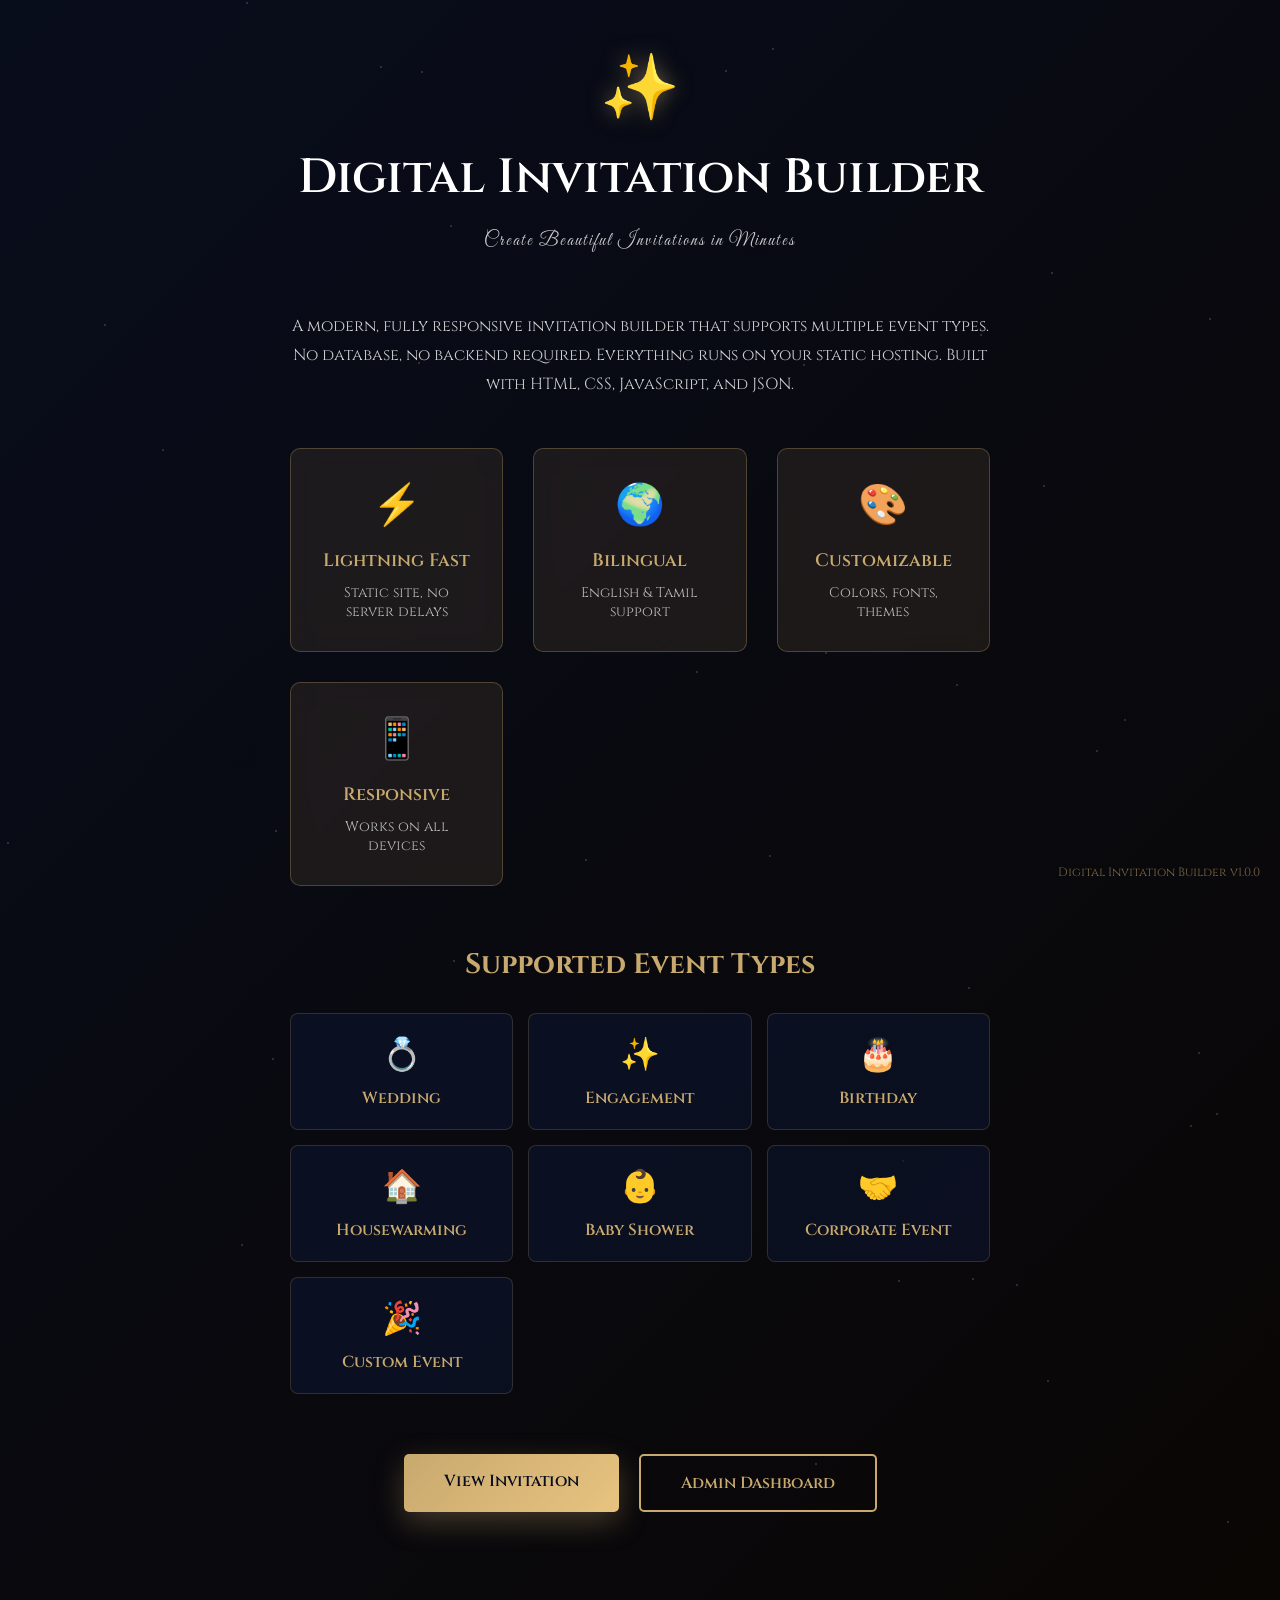
<file: index.html>
<!DOCTYPE html>
<html lang="en">
<head>
  <meta charset="UTF-8">
  <meta name="viewport" content="width=device-width, initial-scale=1.0">
  <title>Digital Invitation Builder</title>
  
  <link href="https://fonts.googleapis.com/css2?family=Playfair+Display:ital,wght@0,400;0,600;0,700;1,400;1,600&family=Great+Vibes&family=Cinzel:wght@400;500;600&display=swap" rel="stylesheet">
  
  <style>
    :root {
      --primary: #C8A96E;
      --secondary: #D4849A;
      --dark: #080D1C;
      --light: #f5f5f5;
    }

    * {
      margin: 0;
      padding: 0;
      box-sizing: border-box;
    }

    body {
      font-family: 'Cinzel', serif;
      background: linear-gradient(135deg, var(--dark), #0a0604);
      color: #fff;
      min-height: 100vh;
      display: flex;
      align-items: center;
      justify-content: center;
      overflow: hidden;
      position: relative;
    }

    /* Animated background */
    .particles {
      position: absolute;
      width: 100%;
      height: 100%;
      top: 0;
      left: 0;
      overflow: hidden;
      pointer-events: none;
    }

    .particle {
      position: absolute;
      width: 2px;
      height: 2px;
      background: var(--primary);
      border-radius: 50%;
      opacity: 0.3;
      animation: float 20s linear infinite;
    }

    @keyframes float {
      from {
        transform: translateY(100vh);
        opacity: 0;
      }
      50% {
        opacity: 0.5;
      }
      to {
        transform: translateY(-100vh);
        opacity: 0;
      }
    }

    .container {
      max-width: 900px;
      margin: 0 auto;
      padding: 40px 20px;
      text-align: center;
      position: relative;
      z-index: 10;
    }

    .logo {
      font-family: 'Playfair Display', serif;
      font-size: 64px;
      color: var(--primary);
      margin-bottom: 20px;
      text-shadow: 0 0 20px rgba(200, 169, 110, 0.5);
    }

    h1 {
      font-size: 48px;
      font-weight: 600;
      margin-bottom: 20px;
      color: #fff;
    }

    .subtitle {
      font-size: 18px;
      color: rgba(255, 255, 255, 0.8);
      margin-bottom: 50px;
      font-family: 'Great Vibes', cursive;
      letter-spacing: 2px;
    }

    .content {
      margin: 60px 0;
    }

    .description {
      font-size: 16px;
      line-height: 1.8;
      color: rgba(255, 255, 255, 0.8);
      max-width: 700px;
      margin: 0 auto 50px;
    }

    .features {
      display: grid;
      grid-template-columns: repeat(auto-fit, minmax(200px, 1fr));
      gap: 30px;
      margin: 50px 0;
    }

    .feature {
      padding: 30px;
      background: rgba(200, 169, 110, 0.1);
      border: 1px solid rgba(200, 169, 110, 0.3);
      border-radius: 10px;
      backdrop-filter: blur(10px);
      transition: all 0.3s ease;
    }

    .feature:hover {
      transform: translateY(-5px);
      border-color: var(--primary);
      background: rgba(200, 169, 110, 0.15);
      box-shadow: 0 10px 30px rgba(200, 169, 110, 0.2);
    }

    .feature-icon {
      font-size: 40px;
      margin-bottom: 15px;
    }

    .feature-title {
      font-size: 18px;
      color: var(--primary);
      margin-bottom: 10px;
      font-weight: 600;
    }

    .feature-text {
      font-size: 14px;
      color: rgba(255, 255, 255, 0.7);
    }

    .buttons {
      display: flex;
      gap: 20px;
      justify-content: center;
      flex-wrap: wrap;
      margin: 50px 0;
    }

    .btn {
      padding: 16px 40px;
      font-size: 16px;
      font-weight: 600;
      border: none;
      border-radius: 5px;
      cursor: pointer;
      transition: all 0.3s ease;
      font-family: 'Cinzel', serif;
      text-decoration: none;
      display: inline-block;
    }

    .btn-primary {
      background: linear-gradient(135deg, var(--primary), #e8c380);
      color: var(--dark);
      box-shadow: 0 10px 30px rgba(200, 169, 110, 0.3);
    }

    .btn-primary:hover {
      transform: translateY(-3px);
      box-shadow: 0 15px 40px rgba(200, 169, 110, 0.5);
    }

    .btn-secondary {
      background: transparent;
      color: var(--primary);
      border: 2px solid var(--primary);
    }

    .btn-secondary:hover {
      background: rgba(200, 169, 110, 0.1);
      transform: translateY(-3px);
    }

    .event-types {
      margin: 60px 0;
      text-align: left;
    }

    .event-types h2 {
      font-size: 28px;
      color: var(--primary);
      margin-bottom: 30px;
      text-align: center;
    }

    .event-grid {
      display: grid;
      grid-template-columns: repeat(auto-fit, minmax(200px, 1fr));
      gap: 15px;
    }

    .event-card {
      padding: 20px;
      background: rgba(13, 21, 48, 0.6);
      border: 1px solid rgba(200, 169, 110, 0.2);
      border-radius: 8px;
      text-align: center;
      cursor: pointer;
      transition: all 0.3s ease;
    }

    .event-card:hover {
      border-color: var(--primary);
      background: rgba(200, 169, 110, 0.15);
      transform: translateY(-3px);
    }

    .event-card-icon {
      font-size: 32px;
      margin-bottom: 10px;
    }

    .event-card-title {
      font-size: 16px;
      color: var(--primary);
      font-weight: 600;
    }

    .footer {
      position: fixed;
      bottom: 20px;
      right: 20px;
      font-size: 12px;
      color: rgba(200, 169, 110, 0.6);
    }

    @media (max-width: 768px) {
      h1 {
        font-size: 32px;
      }

      .subtitle {
        font-size: 16px;
      }

      .buttons {
        flex-direction: column;
        align-items: stretch;
      }

      .btn {
        width: 100%;
        text-align: center;
      }

      .features {
        grid-template-columns: 1fr;
      }

      .event-grid {
        grid-template-columns: 1fr 1fr;
      }
    }
  </style>
</head>
<body>
  <div class="particles" id="particles"></div>

  <div class="container">
    <div class="logo">✨</div>
    <h1>Digital Invitation Builder</h1>
    <p class="subtitle">Create Beautiful Invitations in Minutes</p>

    <div class="content">
      <p class="description">
        A modern, fully responsive invitation builder that supports multiple event types.
        No database, no backend required. Everything runs on your static hosting.
        Built with HTML, CSS, JavaScript, and JSON.
      </p>

      <div class="features">
        <div class="feature">
          <div class="feature-icon">⚡</div>
          <div class="feature-title">Lightning Fast</div>
          <div class="feature-text">Static site, no server delays</div>
        </div>
        <div class="feature">
          <div class="feature-icon">🌍</div>
          <div class="feature-title">Bilingual</div>
          <div class="feature-text">English & Tamil support</div>
        </div>
        <div class="feature">
          <div class="feature-icon">🎨</div>
          <div class="feature-title">Customizable</div>
          <div class="feature-text">Colors, fonts, themes</div>
        </div>
        <div class="feature">
          <div class="feature-icon">📱</div>
          <div class="feature-title">Responsive</div>
          <div class="feature-text">Works on all devices</div>
        </div>
      </div>

      <div class="event-types">
        <h2>Supported Event Types</h2>
        <div class="event-grid">
          <div class="event-card">
            <div class="event-card-icon">💍</div>
            <div class="event-card-title">Wedding</div>
          </div>
          <div class="event-card">
            <div class="event-card-icon">✨</div>
            <div class="event-card-title">Engagement</div>
          </div>
          <div class="event-card">
            <div class="event-card-icon">🎂</div>
            <div class="event-card-title">Birthday</div>
          </div>
          <div class="event-card">
            <div class="event-card-icon">🏠</div>
            <div class="event-card-title">Housewarming</div>
          </div>
          <div class="event-card">
            <div class="event-card-icon">👶</div>
            <div class="event-card-title">Baby Shower</div>
          </div>
          <div class="event-card">
            <div class="event-card-icon">🤝</div>
            <div class="event-card-title">Corporate Event</div>
          </div>
          <div class="event-card">
            <div class="event-card-icon">🎉</div>
            <div class="event-card-title">Custom Event</div>
          </div>
        </div>
      </div>

      <div class="buttons">
        <a href="invitation.html" class="btn btn-primary">View Invitation</a>
        <a href="admin/index.html" class="btn btn-secondary">Admin Dashboard</a>
      </div>
    </div>
  </div>

  <div class="footer">
    <p>Digital Invitation Builder v1.0.0</p>
  </div>

  <script>
    // Create animated particles
    const particlesContainer = document.getElementById('particles');
    for (let i = 0; i < 50; i++) {
      const particle = document.createElement('div');
      particle.className = 'particle';
      particle.style.left = Math.random() * 100 + '%';
      particle.style.top = Math.random() * 100 + '%';
      particle.style.animationDuration = (15 + Math.random() * 15) + 's';
      particle.style.animationDelay = Math.random() * 5 + 's';
      particlesContainer.appendChild(particle);
    }
  </script>
</body>
</html>
</file>
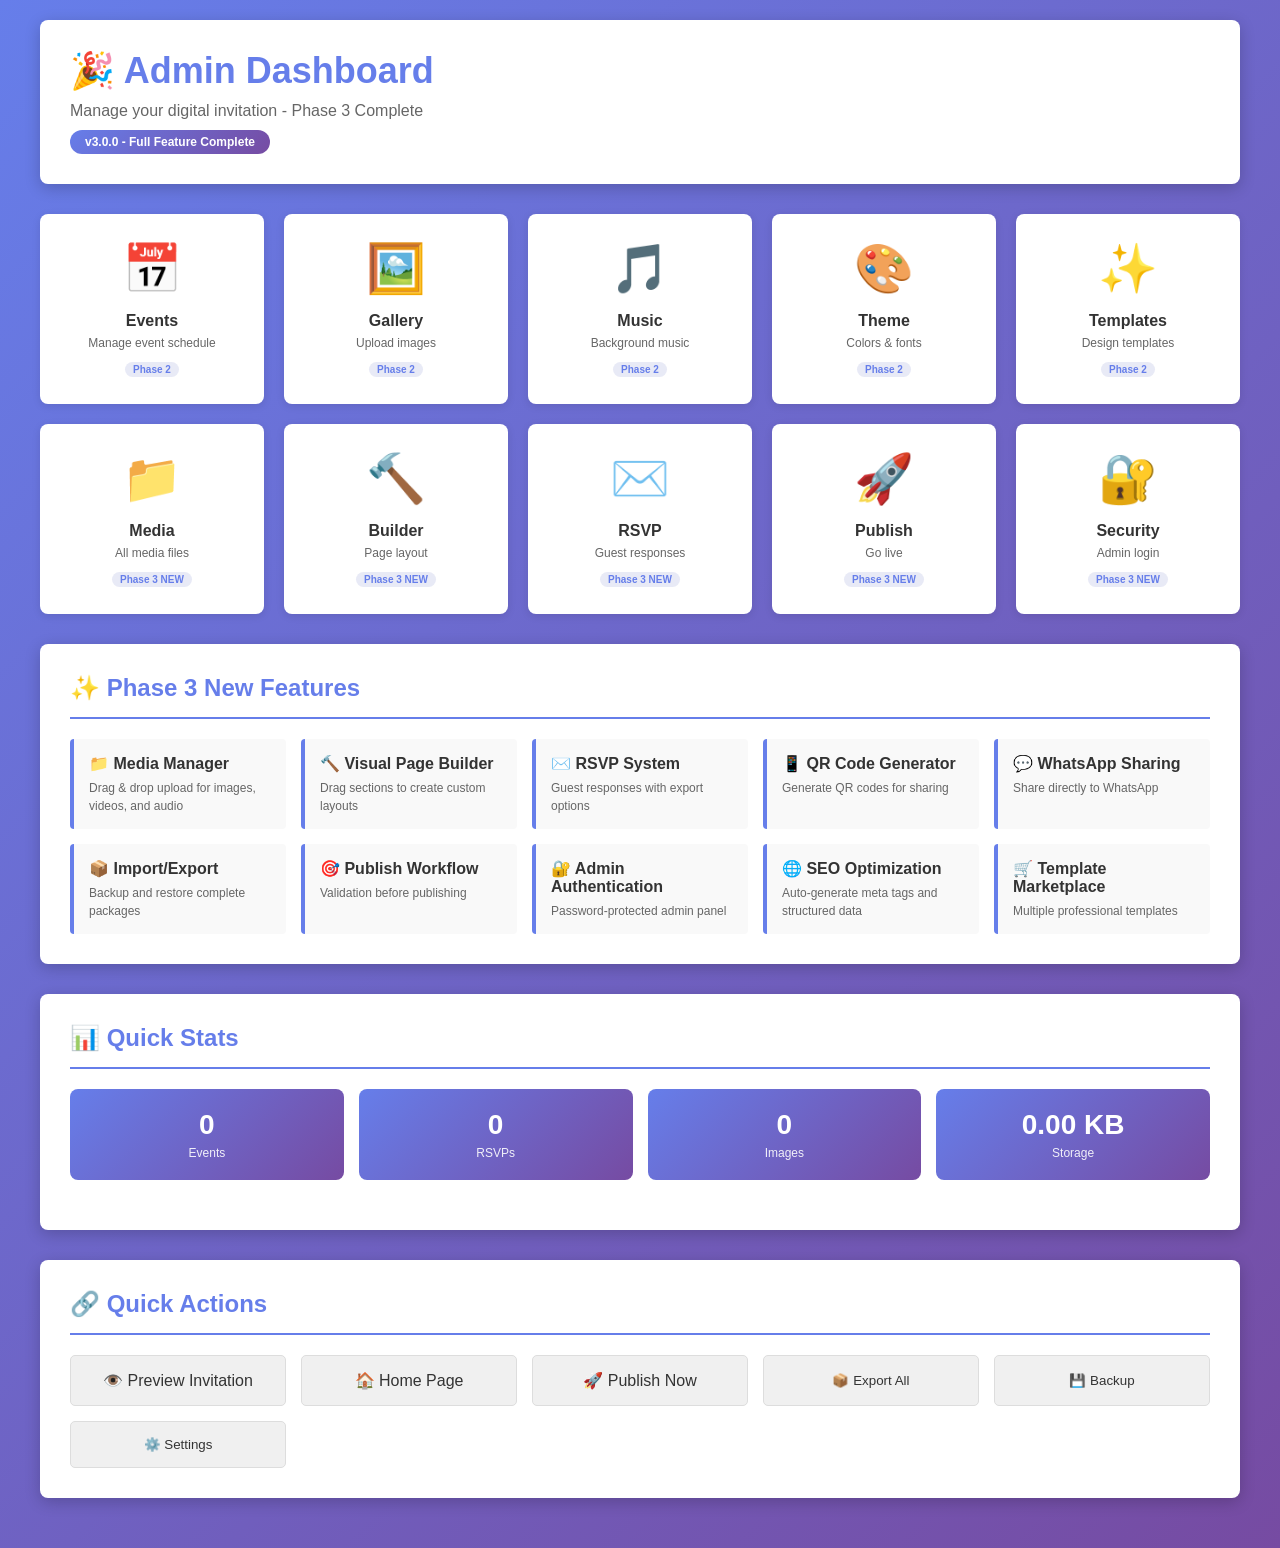
<file: admin/index.html>
<!DOCTYPE html>
<html lang="en">
<head>
  <meta charset="UTF-8">
  <meta name="viewport" content="width=device-width, initial-scale=1.0">
  <title>Admin Dashboard - Phase 3</title>
  <style>
    * {
      margin: 0;
      padding: 0;
      box-sizing: border-box;
    }

    body {
      font-family: 'Poppins', sans-serif;
      background: linear-gradient(135deg, #667eea 0%, #764ba2 100%);
      min-height: 100vh;
      padding: 20px;
    }

    .container {
      max-width: 1200px;
      margin: 0 auto;
    }

    .header {
      background: white;
      padding: 30px;
      border-radius: 8px;
      margin-bottom: 30px;
      box-shadow: 0 4px 16px rgba(0,0,0,0.2);
    }

    .header h1 {
      font-size: 36px;
      color: #667eea;
      margin-bottom: 10px;
    }

    .header p {
      color: #666;
      font-size: 16px;
    }

    .version-badge {
      display: inline-block;
      background: linear-gradient(135deg, #667eea 0%, #764ba2 100%);
      color: white;
      padding: 5px 15px;
      border-radius: 20px;
      font-size: 12px;
      font-weight: 600;
      margin-top: 10px;
    }

    .dashboard-grid {
      display: grid;
      grid-template-columns: repeat(auto-fit, minmax(220px, 1fr));
      gap: 20px;
      margin-bottom: 30px;
    }

    .dashboard-card {
      background: white;
      border-radius: 8px;
      padding: 25px;
      text-align: center;
      cursor: pointer;
      transition: all 0.3s ease;
      box-shadow: 0 2px 8px rgba(0,0,0,0.1);
      text-decoration: none;
      color: inherit;
      display: flex;
      flex-direction: column;
      align-items: center;
      border: 2px solid transparent;
    }

    .dashboard-card:hover {
      transform: translateY(-8px);
      box-shadow: 0 8px 24px rgba(0,0,0,0.15);
      border-color: #667eea;
    }

    .dashboard-card a {
      text-decoration: none;
      color: inherit;
      width: 100%;
    }

    .card-icon {
      font-size: 48px;
      margin-bottom: 15px;
    }

    .card-title {
      font-size: 16px;
      font-weight: 600;
      color: #333;
      margin-bottom: 5px;
    }

    .card-desc {
      font-size: 12px;
      color: #666;
      line-height: 1.4;
    }

    .card-badge {
      display: inline-block;
      background: #e8eaf6;
      color: #667eea;
      padding: 2px 8px;
      border-radius: 12px;
      font-size: 10px;
      font-weight: 600;
      margin-top: 10px;
    }

    .section {
      background: white;
      padding: 30px;
      border-radius: 8px;
      margin-bottom: 30px;
      box-shadow: 0 4px 16px rgba(0,0,0,0.2);
    }

    .section h2 {
      color: #667eea;
      margin-bottom: 20px;
      font-size: 24px;
      border-bottom: 2px solid #667eea;
      padding-bottom: 15px;
    }

    .feature-grid {
      display: grid;
      grid-template-columns: repeat(auto-fit, minmax(200px, 1fr));
      gap: 15px;
    }

    .feature-item {
      padding: 15px;
      background: #f9f9f9;
      border-left: 4px solid #667eea;
      border-radius: 4px;
    }

    .feature-item strong {
      color: #333;
      display: block;
      margin-bottom: 5px;
    }

    .feature-item span {
      color: #666;
      font-size: 12px;
    }

    .stats-grid {
      display: grid;
      grid-template-columns: repeat(auto-fit, minmax(150px, 1fr));
      gap: 15px;
      margin-bottom: 20px;
    }

    .stat-card {
      background: linear-gradient(135deg, #667eea 0%, #764ba2 100%);
      color: white;
      padding: 20px;
      border-radius: 8px;
      text-align: center;
    }

    .stat-number {
      font-size: 28px;
      font-weight: 700;
      margin-bottom: 5px;
    }

    .stat-label {
      font-size: 12px;
      opacity: 0.9;
    }

    .quick-links {
      display: grid;
      grid-template-columns: repeat(auto-fit, minmax(200px, 1fr));
      gap: 15px;
    }

    .link-btn {
      padding: 15px;
      background: #f0f0f0;
      border: 1px solid #ddd;
      border-radius: 5px;
      text-align: center;
      cursor: pointer;
      transition: all 0.3s ease;
      text-decoration: none;
      color: #333;
      display: block;
    }

    .link-btn:hover {
      background: #667eea;
      color: white;
      transform: translateY(-2px);
    }

    @media (max-width: 768px) {
      .dashboard-grid {
        grid-template-columns: repeat(auto-fit, minmax(150px, 1fr));
      }

      .header h1 {
        font-size: 28px;
      }

      .feature-grid {
        grid-template-columns: 1fr;
      }
    }
  </style>
</head>
<body>
  <div class="container">
    <div class="header">
      <h1>🎉 Admin Dashboard</h1>
      <p>Manage your digital invitation - Phase 3 Complete</p>
      <div class="version-badge">v3.0.0 - Full Feature Complete</div>
    </div>

    <!-- Phase 1 & 2 Features -->
    <div class="dashboard-grid">
      <a href="events.html" class="dashboard-card">
        <div class="card-icon">📅</div>
        <div class="card-title">Events</div>
        <div class="card-desc">Manage event schedule</div>
        <div class="card-badge">Phase 2</div>
      </a>

      <a href="gallery.html" class="dashboard-card">
        <div class="card-icon">🖼️</div>
        <div class="card-title">Gallery</div>
        <div class="card-desc">Upload images</div>
        <div class="card-badge">Phase 2</div>
      </a>

      <a href="music.html" class="dashboard-card">
        <div class="card-icon">🎵</div>
        <div class="card-title">Music</div>
        <div class="card-desc">Background music</div>
        <div class="card-badge">Phase 2</div>
      </a>

      <a href="theme.html" class="dashboard-card">
        <div class="card-icon">🎨</div>
        <div class="card-title">Theme</div>
        <div class="card-desc">Colors & fonts</div>
        <div class="card-badge">Phase 2</div>
      </a>

      <a href="templates.html" class="dashboard-card">
        <div class="card-icon">✨</div>
        <div class="card-title">Templates</div>
        <div class="card-desc">Design templates</div>
        <div class="card-badge">Phase 2</div>
      </a>

      <!-- Phase 3 Features -->
      <a href="media.html" class="dashboard-card">
        <div class="card-icon">📁</div>
        <div class="card-title">Media</div>
        <div class="card-desc">All media files</div>
        <div class="card-badge">Phase 3 NEW</div>
      </a>

      <a href="builder.html" class="dashboard-card">
        <div class="card-icon">🔨</div>
        <div class="card-title">Builder</div>
        <div class="card-desc">Page layout</div>
        <div class="card-badge">Phase 3 NEW</div>
      </a>

      <a href="rsvp.html" class="dashboard-card">
        <div class="card-icon">✉️</div>
        <div class="card-title">RSVP</div>
        <div class="card-desc">Guest responses</div>
        <div class="card-badge">Phase 3 NEW</div>
      </a>

      <a href="publish.html" class="dashboard-card">
        <div class="card-icon">🚀</div>
        <div class="card-title">Publish</div>
        <div class="card-desc">Go live</div>
        <div class="card-badge">Phase 3 NEW</div>
      </a>

      <a href="login.html" class="dashboard-card">
        <div class="card-icon">🔐</div>
        <div class="card-title">Security</div>
        <div class="card-desc">Admin login</div>
        <div class="card-badge">Phase 3 NEW</div>
      </a>
    </div>

    <!-- Phase 3 Features Section -->
    <div class="section">
      <h2>✨ Phase 3 New Features</h2>
      <div class="feature-grid">
        <div class="feature-item">
          <strong>📁 Media Manager</strong>
          <span>Drag & drop upload for images, videos, and audio</span>
        </div>
        <div class="feature-item">
          <strong>🔨 Visual Page Builder</strong>
          <span>Drag sections to create custom layouts</span>
        </div>
        <div class="feature-item">
          <strong>✉️ RSVP System</strong>
          <span>Guest responses with export options</span>
        </div>
        <div class="feature-item">
          <strong>📱 QR Code Generator</strong>
          <span>Generate QR codes for sharing</span>
        </div>
        <div class="feature-item">
          <strong>💬 WhatsApp Sharing</strong>
          <span>Share directly to WhatsApp</span>
        </div>
        <div class="feature-item">
          <strong>📦 Import/Export</strong>
          <span>Backup and restore complete packages</span>
        </div>
        <div class="feature-item">
          <strong>🎯 Publish Workflow</strong>
          <span>Validation before publishing</span>
        </div>
        <div class="feature-item">
          <strong>🔐 Admin Authentication</strong>
          <span>Password-protected admin panel</span>
        </div>
        <div class="feature-item">
          <strong>🌐 SEO Optimization</strong>
          <span>Auto-generate meta tags and structured data</span>
        </div>
        <div class="feature-item">
          <strong>🛒 Template Marketplace</strong>
          <span>Multiple professional templates</span>
        </div>
      </div>
    </div>

    <!-- Stats -->
    <div class="section">
      <h2>📊 Quick Stats</h2>
      <div class="stats-grid">
        <div class="stat-card">
          <div class="stat-number" id="event-count">0</div>
          <div class="stat-label">Events</div>
        </div>
        <div class="stat-card">
          <div class="stat-number" id="rsvp-count">0</div>
          <div class="stat-label">RSVPs</div>
        </div>
        <div class="stat-card">
          <div class="stat-number" id="gallery-count">0</div>
          <div class="stat-label">Images</div>
        </div>
        <div class="stat-card">
          <div class="stat-number" id="storage-used">0 MB</div>
          <div class="stat-label">Storage</div>
        </div>
      </div>
    </div>

    <!-- Quick Links -->
    <div class="section">
      <h2>🔗 Quick Actions</h2>
      <div class="quick-links">
        <a href="../invitation.html" target="_blank" class="link-btn">👁️ Preview Invitation</a>
        <a href="../index.html" target="_blank" class="link-btn">🏠 Home Page</a>
        <a href="publish.html" class="link-btn">🚀 Publish Now</a>
        <button onclick="exportAll()" class="link-btn">📦 Export All</button>
        <button onclick="createBackup()" class="link-btn">💾 Backup</button>
        <button onclick="openSettings()" class="link-btn">⚙️ Settings</button>
      </div>
    </div>
  </div>

  <script src="../js/import-export-manager.js"></script>
  <script>
    function loadStats() {
      // Events
      const events = JSON.parse(localStorage.getItem('invitation_events') || '{"events":[]}');
      document.getElementById('event-count').textContent = events.events?.length || 0;

      // RSVPs
      const rsvps = JSON.parse(localStorage.getItem('rsvp_responses') || '[]');
      document.getElementById('rsvp-count').textContent = rsvps.length;

      // Gallery
      const gallery = JSON.parse(localStorage.getItem('gallery') || '{"images":[]}');
      document.getElementById('gallery-count').textContent = gallery.images?.length || 0;

      // Storage
      const stats = importExportManager.getStorageStats();
      document.getElementById('storage-used').textContent = stats.totalSizeFormatted;
    }

    function exportAll() {
      importExportManager.exportAsJSON('complete-invitation-package.json');
      alert('Package exported successfully!');
    }

    function createBackup() {
      const backup = importExportManager.backupCurrentData();
      alert('Backup created at ' + new Date(backup.timestamp).toLocaleString());
    }

    function openSettings() {
      alert('Settings panel coming soon!');
    }

    document.addEventListener('DOMContentLoaded', loadStats);
  </script>
</body>
</html>
</file>
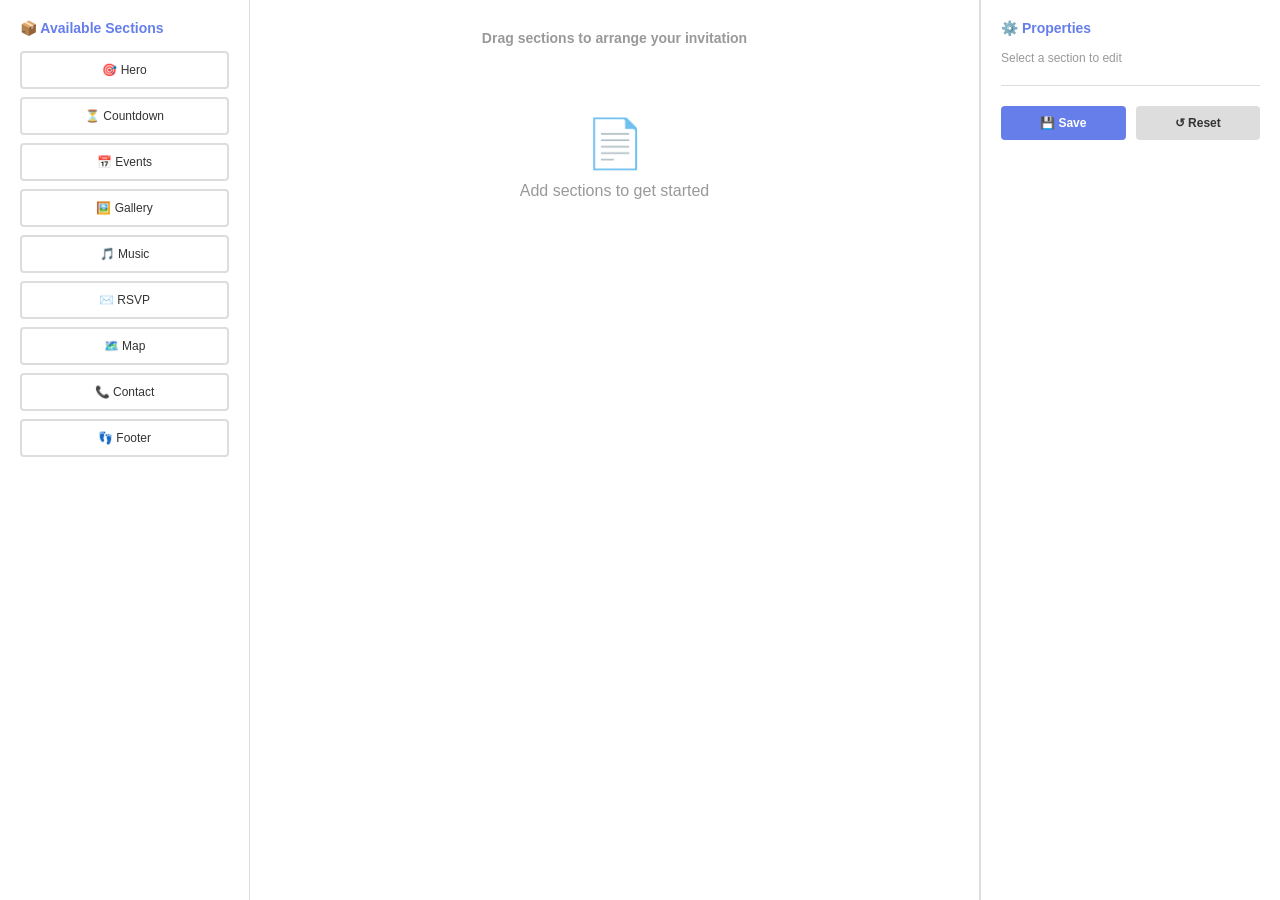
<file: admin/builder.html>
<!DOCTYPE html>
<html lang="en">
<head>
  <meta charset="UTF-8">
  <meta name="viewport" content="width=device-width, initial-scale=1.0">
  <title>Visual Page Builder - Phase 3</title>
  <style>
    * {
      margin: 0;
      padding: 0;
      box-sizing: border-box;
    }

    body {
      font-family: 'Poppins', sans-serif;
      background: #f5f5f5;
      color: #333;
    }

    .builder-container {
      display: grid;
      grid-template-columns: 250px 1fr 300px;
      height: 100vh;
      gap: 0;
    }

    .sidebar-left {
      background: white;
      padding: 20px;
      border-right: 1px solid #ddd;
      overflow-y: auto;
    }

    .sidebar-left h3 {
      margin-bottom: 15px;
      color: #667eea;
      font-size: 14px;
    }

    .section-list {
      display: flex;
      flex-direction: column;
      gap: 8px;
    }

    .section-btn {
      padding: 10px;
      border: 2px solid #ddd;
      background: white;
      border-radius: 4px;
      cursor: move;
      font-size: 12px;
      font-weight: 500;
      transition: all 0.3s ease;
      text-align: center;
    }

    .section-btn:hover {
      border-color: #667eea;
      color: #667eea;
    }

    .canvas {
      background: white;
      padding: 30px;
      overflow-y: auto;
      border-right: 1px solid #ddd;
    }

    .canvas h2 {
      text-align: center;
      color: #999;
      margin-bottom: 30px;
      font-size: 14px;
    }

    .page-sections {
      display: flex;
      flex-direction: column;
      gap: 20px;
    }

    .section-item {
      background: #f9f9f9;
      border: 2px solid #ddd;
      border-radius: 8px;
      padding: 20px;
      cursor: move;
      transition: all 0.3s ease;
      position: relative;
      min-height: 100px;
      display: flex;
      align-items: center;
      justify-content: center;
    }

    .section-item:hover {
      border-color: #667eea;
      background: #f5f5f5;
    }

    .section-item.drag-over {
      background: #e8eaf6;
      border-color: #667eea;
    }

    .section-item.dragging {
      opacity: 0.5;
    }

    .section-label {
      font-weight: 600;
      color: #667eea;
      font-size: 14px;
    }

    .section-controls {
      position: absolute;
      top: 10px;
      right: 10px;
      display: flex;
      gap: 5px;
    }

    .icon-btn {
      width: 24px;
      height: 24px;
      border: none;
      background: #667eea;
      color: white;
      border-radius: 3px;
      cursor: pointer;
      font-size: 12px;
      display: flex;
      align-items: center;
      justify-content: center;
      transition: all 0.3s ease;
    }

    .icon-btn:hover {
      background: #764ba2;
      transform: scale(1.1);
    }

    .icon-btn.delete {
      background: #f44336;
    }

    .icon-btn.delete:hover {
      background: #da190b;
    }

    .sidebar-right {
      background: white;
      padding: 20px;
      border-left: 1px solid #ddd;
      overflow-y: auto;
    }

    .sidebar-right h3 {
      margin-bottom: 15px;
      color: #667eea;
      font-size: 14px;
    }

    .properties {
      display: flex;
      flex-direction: column;
      gap: 15px;
    }

    .property-group {
      display: flex;
      flex-direction: column;
      gap: 5px;
    }

    .property-group label {
      font-size: 12px;
      font-weight: 600;
      color: #666;
    }

    .property-group input,
    .property-group select {
      padding: 8px;
      border: 1px solid #ddd;
      border-radius: 4px;
      font-size: 12px;
    }

    .checkbox-group {
      display: flex;
      align-items: center;
      gap: 8px;
    }

    .checkbox-group input[type="checkbox"] {
      width: 16px;
      height: 16px;
    }

    .action-buttons {
      display: flex;
      gap: 10px;
      margin-top: 20px;
      padding-top: 20px;
      border-top: 1px solid #ddd;
    }

    .btn {
      flex: 1;
      padding: 10px;
      border: none;
      border-radius: 4px;
      cursor: pointer;
      font-size: 12px;
      font-weight: 600;
      transition: all 0.3s ease;
    }

    .btn-primary {
      background: #667eea;
      color: white;
    }

    .btn-primary:hover {
      background: #5568d3;
    }

    .btn-secondary {
      background: #ddd;
      color: #333;
    }

    .btn-secondary:hover {
      background: #ccc;
    }

    @media (max-width: 1200px) {
      .builder-container {
        grid-template-columns: 1fr;
        height: auto;
      }

      .sidebar-left,
      .sidebar-right {
        display: none;
      }
    }

    .empty-state {
      text-align: center;
      padding: 40px 20px;
      color: #999;
    }

    .empty-state-icon {
      font-size: 48px;
      margin-bottom: 10px;
    }
  </style>
</head>
<body>
  <div class="builder-container">
    <!-- Left Sidebar -->
    <div class="sidebar-left">
      <h3>📦 Available Sections</h3>
      <div class="section-list">
        <div class="section-btn" draggable="true" ondragstart="dragStart(event, 'hero')">🎯 Hero</div>
        <div class="section-btn" draggable="true" ondragstart="dragStart(event, 'countdown')">⏳ Countdown</div>
        <div class="section-btn" draggable="true" ondragstart="dragStart(event, 'events')">📅 Events</div>
        <div class="section-btn" draggable="true" ondragstart="dragStart(event, 'gallery')">🖼️ Gallery</div>
        <div class="section-btn" draggable="true" ondragstart="dragStart(event, 'music')">🎵 Music</div>
        <div class="section-btn" draggable="true" ondragstart="dragStart(event, 'rsvp')">✉️ RSVP</div>
        <div class="section-btn" draggable="true" ondragstart="dragStart(event, 'map')">🗺️ Map</div>
        <div class="section-btn" draggable="true" ondragstart="dragStart(event, 'contact')">📞 Contact</div>
        <div class="section-btn" draggable="true" ondragstart="dragStart(event, 'footer')">👣 Footer</div>
      </div>
    </div>

    <!-- Canvas -->
    <div class="canvas">
      <h2>Drag sections to arrange your invitation</h2>
      <div class="page-sections" id="page-sections" ondragover="dragOver(event)" ondrop="dropSection(event)" ondragleave="dragLeave(event)">
        <div class="empty-state">
          <div class="empty-state-icon">📄</div>
          <p>Add sections to get started</p>
        </div>
      </div>
    </div>

    <!-- Right Sidebar -->
    <div class="sidebar-right">
      <h3>⚙️ Properties</h3>
      <div class="properties" id="properties">
        <p style="color: #999; font-size: 12px;">Select a section to edit</p>
      </div>
      <div class="action-buttons">
        <button class="btn btn-primary" onclick="saveLayout()">💾 Save</button>
        <button class="btn btn-secondary" onclick="resetLayout()">↺ Reset</button>
      </div>
    </div>
  </div>

  <script src="../js/layout-manager.js"></script>
  <script>
    let draggedElement = null;
    let draggedType = null;
    let selectedSection = null;

    async function initializeBuilder() {
      await layoutManager.initialize();
      renderLayout();
    }

    function dragStart(event, sectionType) {
      draggedType = sectionType;
      event.dataTransfer.effectAllowed = 'copy';
    }

    function dragOver(event) {
      event.preventDefault();
      event.dataTransfer.dropEffect = 'copy';
      document.getElementById('page-sections').classList.add('drag-over');
    }

    function dragLeave(event) {
      document.getElementById('page-sections').classList.remove('drag-over');
    }

    function dropSection(event) {
      event.preventDefault();
      document.getElementById('page-sections').classList.remove('drag-over');

      if (draggedType) {
        layoutManager.addSection(draggedType);
        renderLayout();
        draggedType = null;
      }
    }

    function renderLayout() {
      const sections = layoutManager.getSections();
      const container = document.getElementById('page-sections');

      if (sections.length === 0) {
        container.innerHTML = '<div class="empty-state"><div class="empty-state-icon">📄</div><p>Add sections to get started</p></div>';
        return;
      }

      container.innerHTML = sections.map((section, index) => `
        <div class="section-item" draggable="true" ondragstart="dragSection(event, ${index})" ondragover="dragOver(event)" ondrop="dropReorder(event, ${index})">
          <div style="flex: 1; text-align: center;">
            <div class="section-label">${getSectionIcon(section)} ${section.charAt(0).toUpperCase() + section.slice(1)}</div>
          </div>
          <div class="section-controls">
            <button class="icon-btn" onclick="toggleSection(${index})">👁️</button>
            <button class="icon-btn" onclick="duplicateSection(${index})">📋</button>
            <button class="icon-btn delete" onclick="deleteSection(${index})">✕</button>
          </div>
        </div>
      `).join('');
    }

    function getSectionIcon(section) {
      const icons = {
        hero: '🎯',
        countdown: '⏳',
        events: '📅',
        gallery: '🖼️',
        music: '🎵',
        rsvp: '✉️',
        map: '🗺️',
        contact: '📞',
        footer: '👣'
      };
      return icons[section] || '📦';
    }

    function dragSection(event, index) {
      draggedElement = index;
      event.dataTransfer.effectAllowed = 'move';
    }

    function dropReorder(event, dropIndex) {
      event.preventDefault();
      if (draggedElement !== null && draggedElement !== dropIndex) {
        layoutManager.reorderSection(draggedElement, dropIndex);
        draggedElement = null;
        renderLayout();
      }
    }

    function deleteSection(index) {
      if (confirm('Delete this section?')) {
        layoutManager.deleteSection(index);
        renderLayout();
      }
    }

    function toggleSection(index) {
      layoutManager.toggleSection(index);
      renderLayout();
    }

    function duplicateSection(index) {
      layoutManager.duplicateSection(index);
      renderLayout();
    }

    function saveLayout() {
      layoutManager.saveLayout();
      alert('Layout saved successfully!');
    }

    function resetLayout() {
      if (confirm('Reset layout to default?')) {
        layoutManager.resetLayout();
        renderLayout();
      }
    }

    document.addEventListener('DOMContentLoaded', initializeBuilder);
  </script>
</body>
</html>
</file>
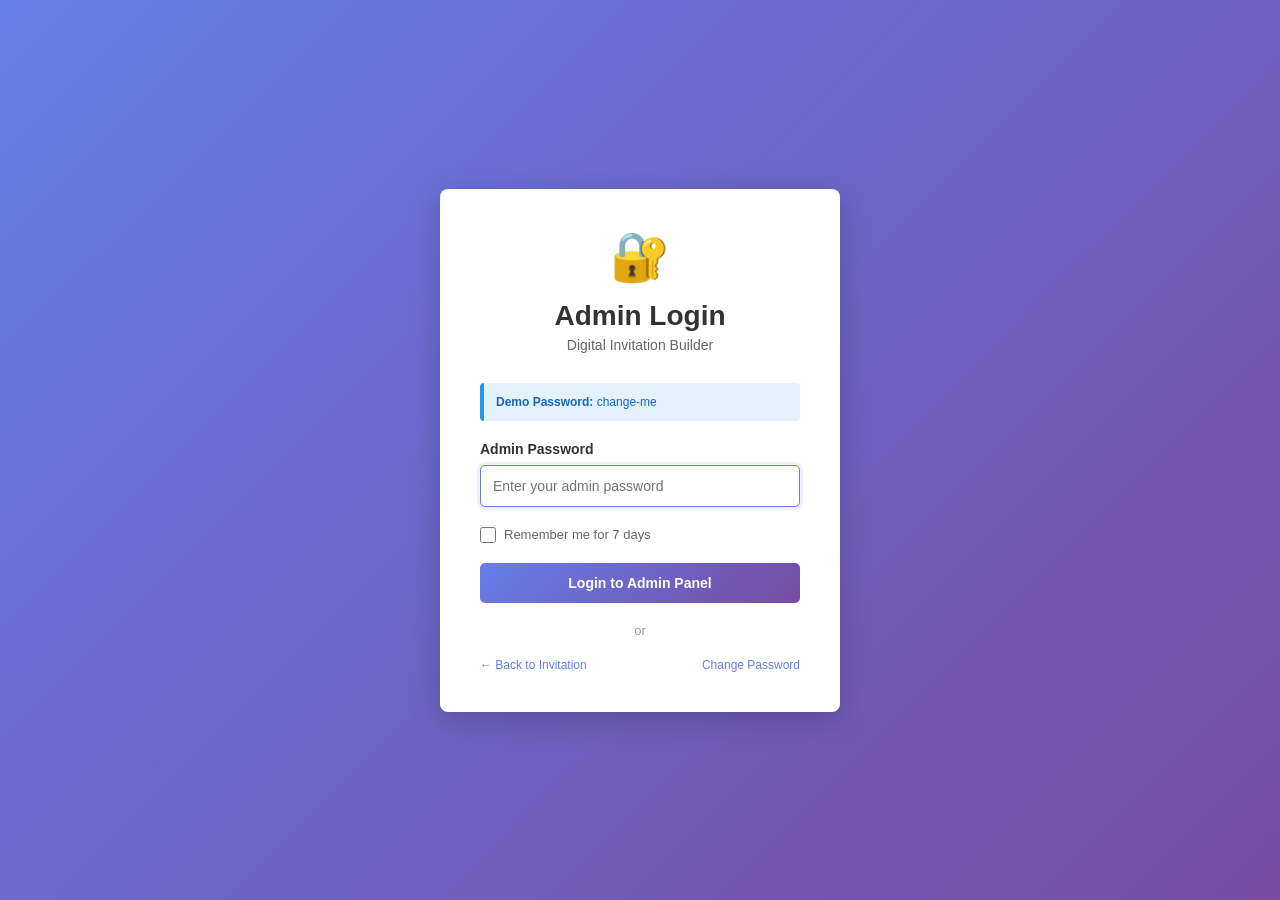
<file: admin/login.html>
<!DOCTYPE html>
<html lang="en">
<head>
  <meta charset="UTF-8">
  <meta name="viewport" content="width=device-width, initial-scale=1.0">
  <title>Admin Login - Phase 3</title>
  <style>
    * {
      margin: 0;
      padding: 0;
      box-sizing: border-box;
    }

    body {
      font-family: 'Poppins', sans-serif;
      background: linear-gradient(135deg, #667eea 0%, #764ba2 100%);
      min-height: 100vh;
      display: flex;
      align-items: center;
      justify-content: center;
    }

    .login-container {
      background: white;
      border-radius: 8px;
      box-shadow: 0 8px 32px rgba(0, 0, 0, 0.2);
      padding: 40px;
      max-width: 400px;
      width: 90%;
    }

    .login-header {
      text-align: center;
      margin-bottom: 30px;
    }

    .login-icon {
      font-size: 48px;
      margin-bottom: 15px;
    }

    .login-header h1 {
      font-size: 28px;
      color: #333;
      margin-bottom: 5px;
    }

    .login-header p {
      color: #666;
      font-size: 14px;
    }

    .form-group {
      margin-bottom: 20px;
    }

    .form-group label {
      display: block;
      margin-bottom: 8px;
      font-weight: 600;
      color: #333;
      font-size: 14px;
    }

    .form-group input {
      width: 100%;
      padding: 12px;
      border: 1px solid #ddd;
      border-radius: 5px;
      font-size: 14px;
      font-family: inherit;
      transition: all 0.3s ease;
    }

    .form-group input:focus {
      outline: none;
      border-color: #667eea;
      box-shadow: 0 0 0 3px rgba(102, 126, 234, 0.1);
    }

    .remember-me {
      display: flex;
      align-items: center;
      gap: 8px;
      margin-bottom: 20px;
    }

    .remember-me input[type="checkbox"] {
      width: 16px;
      height: 16px;
      cursor: pointer;
    }

    .remember-me label {
      margin: 0;
      cursor: pointer;
      font-size: 13px;
      color: #666;
    }

    .login-btn {
      width: 100%;
      padding: 12px;
      background: linear-gradient(135deg, #667eea 0%, #764ba2 100%);
      color: white;
      border: none;
      border-radius: 5px;
      font-size: 14px;
      font-weight: 600;
      cursor: pointer;
      transition: all 0.3s ease;
    }

    .login-btn:hover {
      transform: translateY(-2px);
      box-shadow: 0 4px 12px rgba(102, 126, 234, 0.4);
    }

    .login-btn:active {
      transform: translateY(0);
    }

    .error-message {
      background: #ffebee;
      color: #c62828;
      padding: 12px;
      border-radius: 5px;
      margin-bottom: 20px;
      font-size: 13px;
      border-left: 4px solid #c62828;
      display: none;
    }

    .error-message.show {
      display: block;
    }

    .divider {
      text-align: center;
      margin: 20px 0;
      font-size: 13px;
      color: #999;
    }

    .footer-links {
      display: flex;
      justify-content: space-between;
      margin-top: 20px;
      font-size: 12px;
    }

    .footer-links a {
      color: #667eea;
      text-decoration: none;
      transition: all 0.3s ease;
    }

    .footer-links a:hover {
      color: #764ba2;
    }

    .loading {
      display: none;
      text-align: center;
      margin-top: 20px;
    }

    .spinner {
      border: 3px solid #f3f3f3;
      border-top: 3px solid #667eea;
      border-radius: 50%;
      width: 20px;
      height: 20px;
      animation: spin 1s linear infinite;
      margin: 0 auto;
    }

    @keyframes spin {
      0% { transform: rotate(0deg); }
      100% { transform: rotate(360deg); }
    }

    .demo-info {
      background: #e3f2fd;
      border-left: 4px solid #2196F3;
      padding: 12px;
      border-radius: 4px;
      margin-bottom: 20px;
      font-size: 12px;
      color: #1565c0;
    }

    @media (max-width: 480px) {
      .login-container {
        padding: 30px 20px;
      }

      .login-header h1 {
        font-size: 24px;
      }
    }
  </style>
</head>
<body>
  <div class="login-container">
    <div class="login-header">
      <div class="login-icon">🔐</div>
      <h1>Admin Login</h1>
      <p>Digital Invitation Builder</p>
    </div>

    <div class="demo-info">
      <strong>Demo Password:</strong> change-me
    </div>

    <div class="error-message" id="error-message"></div>

    <form id="login-form" onsubmit="handleLogin(event)">
      <div class="form-group">
        <label for="password">Admin Password</label>
        <input 
          type="password" 
          id="password" 
          placeholder="Enter your admin password" 
          required
          autocomplete="current-password"
        >
      </div>

      <div class="remember-me">
        <input 
          type="checkbox" 
          id="remember" 
          onchange="updateRememberMe()"
        >
        <label for="remember">Remember me for 7 days</label>
      </div>

      <button type="submit" class="login-btn">Login to Admin Panel</button>

      <div class="loading" id="loading">
        <div class="spinner"></div>
        <p style="margin-top: 10px; font-size: 12px; color: #666;">Logging in...</p>
      </div>
    </form>

    <div class="divider">or</div>

    <div class="footer-links">
      <a href="../invitation.html">← Back to Invitation</a>
      <a href="#" onclick="changePassword(event)">Change Password</a>
    </div>
  </div>

  <script src="../js/auth-manager.js"></script>
  <script>
    /**
     * Handle login form submission
     */
    function handleLogin(event) {
      event.preventDefault();

      const password = document.getElementById('password').value;
      const errorMsg = document.getElementById('error-message');
      const loading = document.getElementById('loading');

      errorMsg.classList.remove('show');
      loading.style.display = 'block';

      // Simulate network delay
      setTimeout(() => {
        const result = authManager.login(password);

        if (result.success) {
          // Check "Remember me" option
          if (document.getElementById('remember').checked) {
            authManager.setRememberMe(7); // 7 days
          }

          // Redirect to admin dashboard
          window.location.href = 'index.html';
        } else {
          errorMsg.textContent = result.error;
          errorMsg.classList.add('show');
          loading.style.display = 'none';
        }
      }, 500);
    }

    /**
     * Update remember me setting
     */
    function updateRememberMe() {
      const checked = document.getElementById('remember').checked;
      localStorage.setItem('rememberMe', checked ? 'true' : 'false');
    }

    /**
     * Change password
     */
    function changePassword(event) {
      event.preventDefault();

      const newPassword = prompt(
        'Enter new admin password:\n(Leave blank to keep current)',
        ''
      );

      if (newPassword !== null && newPassword !== '') {
        if (newPassword.length < 6) {
          alert('Password must be at least 6 characters');
          return;
        }

        const result = authManager.changePassword(newPassword);
        if (result.success) {
          alert('Password changed successfully!');
        } else {
          alert('Error: ' + result.error);
        }
      }
    }

    /**
     * Check if already logged in
     */
    function checkExistingSession() {
      if (authManager.isAuthenticated()) {
        window.location.href = 'index.html';
      }
    }

    /**
     * Restore password field focus
     */
    document.addEventListener('DOMContentLoaded', () => {
      checkExistingSession();
      document.getElementById('password').focus();

      // Check remember me setting
      if (localStorage.getItem('rememberMe') === 'true') {
        document.getElementById('remember').checked = true;
      }
    });

    /**
     * Auto-logout after 30 minutes of inactivity
     */
    let inactivityTimer;
    const INACTIVITY_TIMEOUT = 30 * 60 * 1000; // 30 minutes

    function resetInactivityTimer() {
      clearTimeout(inactivityTimer);
      inactivityTimer = setTimeout(() => {
        authManager.logout();
        alert('Your session has expired due to inactivity.');
        window.location.href = 'login.html';
      }, INACTIVITY_TIMEOUT);
    }

    // Only on pages that require authentication
    if (authManager.isAuthenticated()) {
      document.addEventListener('mousemove', resetInactivityTimer);
      document.addEventListener('keypress', resetInactivityTimer);
      resetInactivityTimer();
    }
  </script>
</body>
</html>
</file>
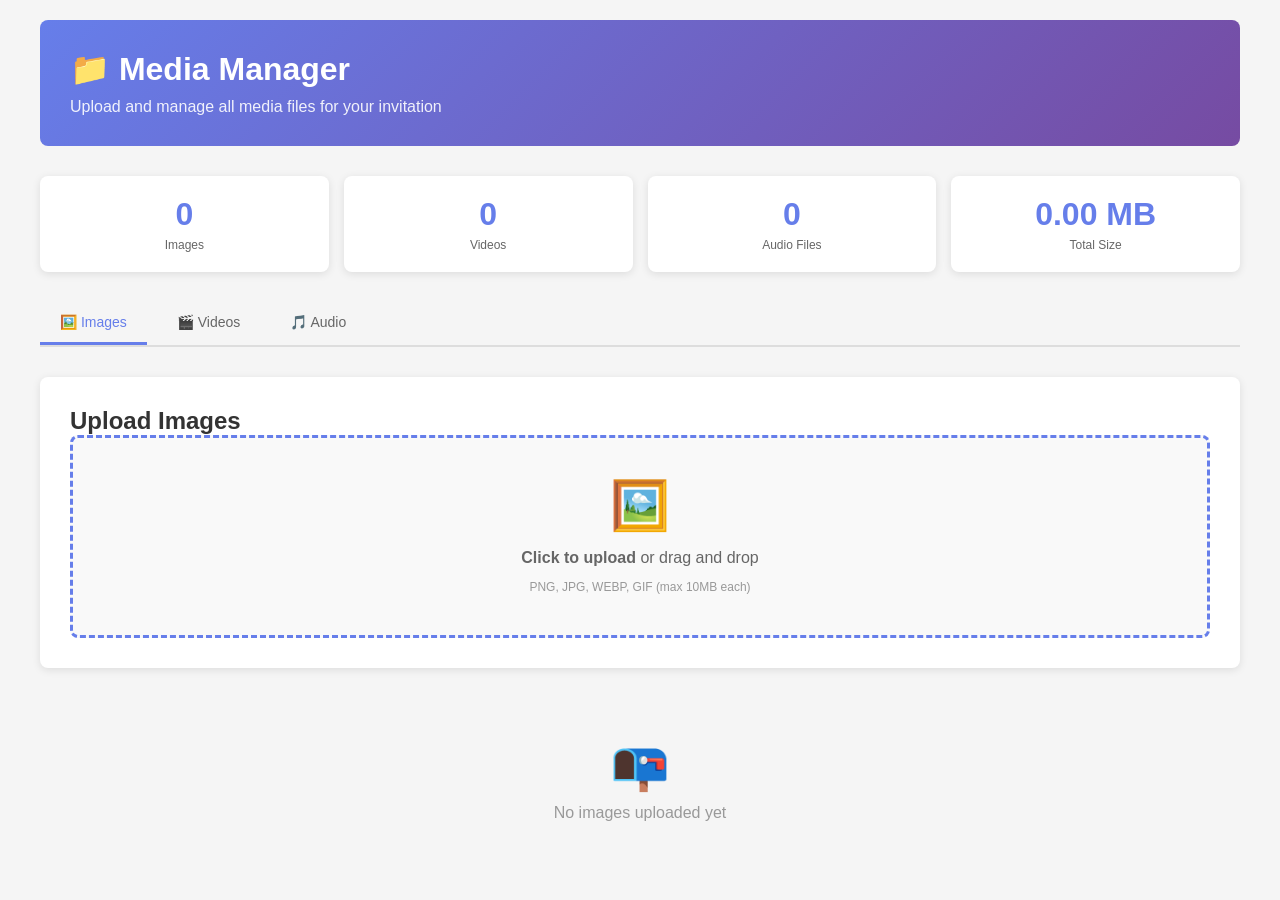
<file: admin/media.html>
<!DOCTYPE html>
<html lang="en">
<head>
  <meta charset="UTF-8">
  <meta name="viewport" content="width=device-width, initial-scale=1.0">
  <title>Media Manager - Phase 3</title>
  <style>
    * {
      margin: 0;
      padding: 0;
      box-sizing: border-box;
    }

    body {
      font-family: 'Poppins', sans-serif;
      background: #f5f5f5;
      color: #333;
      padding: 20px;
    }

    .container {
      max-width: 1200px;
      margin: 0 auto;
    }

    .header {
      background: linear-gradient(135deg, #667eea 0%, #764ba2 100%);
      color: white;
      padding: 30px;
      border-radius: 8px;
      margin-bottom: 30px;
    }

    .header h1 {
      font-size: 32px;
      margin-bottom: 10px;
    }

    .header p {
      opacity: 0.9;
    }

    .tabs {
      display: flex;
      gap: 10px;
      margin-bottom: 30px;
      border-bottom: 2px solid #ddd;
    }

    .tab {
      padding: 12px 20px;
      background: none;
      border: none;
      cursor: pointer;
      font-size: 14px;
      font-weight: 500;
      color: #666;
      border-bottom: 3px solid transparent;
      transition: all 0.3s ease;
    }

    .tab.active {
      color: #667eea;
      border-bottom-color: #667eea;
    }

    .tab-content {
      display: none;
    }

    .tab-content.active {
      display: block;
    }

    .upload-section {
      background: white;
      padding: 30px;
      border-radius: 8px;
      margin-bottom: 30px;
      box-shadow: 0 2px 8px rgba(0,0,0,0.1);
    }

    .upload-area {
      border: 3px dashed #667eea;
      border-radius: 8px;
      padding: 40px;
      text-align: center;
      cursor: pointer;
      transition: all 0.3s ease;
      background: #f9f9f9;
    }

    .upload-area:hover,
    .upload-area.dragover {
      background: #f0f0f0;
      border-color: #764ba2;
    }

    .upload-area-icon {
      font-size: 48px;
      margin-bottom: 15px;
    }

    .upload-area p {
      color: #666;
      margin: 10px 0;
    }

    .upload-area small {
      color: #999;
      font-size: 12px;
    }

    #file-input {
      display: none;
    }

    .media-grid {
      display: grid;
      grid-template-columns: repeat(auto-fill, minmax(200px, 1fr));
      gap: 20px;
      margin-top: 30px;
    }

    .media-item {
      background: white;
      border-radius: 8px;
      overflow: hidden;
      box-shadow: 0 2px 8px rgba(0,0,0,0.1);
      transition: all 0.3s ease;
      cursor: move;
    }

    .media-item:hover {
      transform: translateY(-4px);
      box-shadow: 0 4px 16px rgba(0,0,0,0.15);
    }

    .media-preview {
      width: 100%;
      height: 150px;
      background: #f0f0f0;
      display: flex;
      align-items: center;
      justify-content: center;
      overflow: hidden;
    }

    .media-preview img,
    .media-preview video {
      width: 100%;
      height: 100%;
      object-fit: cover;
    }

    .media-icon {
      font-size: 48px;
    }

    .media-info {
      padding: 15px;
    }

    .media-name {
      font-size: 12px;
      color: #666;
      word-break: break-word;
      margin-bottom: 10px;
    }

    .media-type {
      display: inline-block;
      background: #667eea;
      color: white;
      padding: 4px 8px;
      border-radius: 3px;
      font-size: 10px;
      font-weight: 600;
      margin-bottom: 10px;
    }

    .media-actions {
      display: flex;
      gap: 5px;
    }

    .btn {
      padding: 6px 10px;
      border: none;
      border-radius: 4px;
      cursor: pointer;
      font-size: 11px;
      transition: all 0.3s ease;
      flex: 1;
    }

    .btn-primary {
      background: #667eea;
      color: white;
    }

    .btn-primary:hover {
      background: #5568d3;
    }

    .btn-danger {
      background: #f44336;
      color: white;
    }

    .btn-danger:hover {
      background: #da190b;
    }

    .stats {
      display: grid;
      grid-template-columns: repeat(auto-fit, minmax(150px, 1fr));
      gap: 15px;
      margin-bottom: 30px;
    }

    .stat-card {
      background: white;
      padding: 20px;
      border-radius: 8px;
      text-align: center;
      box-shadow: 0 2px 8px rgba(0,0,0,0.1);
    }

    .stat-number {
      font-size: 32px;
      font-weight: 700;
      color: #667eea;
      margin-bottom: 5px;
    }

    .stat-label {
      font-size: 12px;
      color: #666;
    }

    .empty-state {
      text-align: center;
      padding: 40px 20px;
      color: #999;
    }

    .empty-state-icon {
      font-size: 48px;
      margin-bottom: 10px;
    }

    @media (max-width: 768px) {
      .media-grid {
        grid-template-columns: repeat(auto-fill, minmax(150px, 1fr));
      }

      .header h1 {
        font-size: 24px;
      }

      .tabs {
        flex-wrap: wrap;
      }
    }
  </style>
</head>
<body>
  <div class="container">
    <div class="header">
      <h1>📁 Media Manager</h1>
      <p>Upload and manage all media files for your invitation</p>
    </div>

    <div class="stats">
      <div class="stat-card">
        <div class="stat-number" id="image-count">0</div>
        <div class="stat-label">Images</div>
      </div>
      <div class="stat-card">
        <div class="stat-number" id="video-count">0</div>
        <div class="stat-label">Videos</div>
      </div>
      <div class="stat-card">
        <div class="stat-number" id="audio-count">0</div>
        <div class="stat-label">Audio Files</div>
      </div>
      <div class="stat-card">
        <div class="stat-number" id="total-size">0 MB</div>
        <div class="stat-label">Total Size</div>
      </div>
    </div>

    <div class="tabs">
      <button class="tab active" onclick="switchTab('images')">🖼️ Images</button>
      <button class="tab" onclick="switchTab('videos')">🎬 Videos</button>
      <button class="tab" onclick="switchTab('audio')">🎵 Audio</button>
    </div>

    <!-- Images Tab -->
    <div id="images" class="tab-content active">
      <div class="upload-section">
        <h2>Upload Images</h2>
        <div class="upload-area" id="image-upload-area">
          <div class="upload-area-icon">🖼️</div>
          <p><strong>Click to upload</strong> or drag and drop</p>
          <small>PNG, JPG, WEBP, GIF (max 10MB each)</small>
        </div>
      </div>
      <div id="images-grid" class="media-grid"></div>
    </div>

    <!-- Videos Tab -->
    <div id="videos" class="tab-content">
      <div class="upload-section">
        <h2>Upload Videos</h2>
        <div class="upload-area" id="video-upload-area">
          <div class="upload-area-icon">🎬</div>
          <p><strong>Click to upload</strong> or drag and drop</p>
          <small>MP4, WEBM (max 50MB each)</small>
        </div>
      </div>
      <div id="videos-grid" class="media-grid"></div>
    </div>

    <!-- Audio Tab -->
    <div id="audio" class="tab-content">
      <div class="upload-section">
        <h2>Upload Audio</h2>
        <div class="upload-area" id="audio-upload-area">
          <div class="upload-area-icon">🎵</div>
          <p><strong>Click to upload</strong> or drag and drop</p>
          <small>MP3, WAV (max 20MB each)</small>
        </div>
      </div>
      <div id="audio-grid" class="media-grid"></div>
    </div>
  </div>

  <input type="file" id="file-input" multiple>

  <script src="../js/media-manager.js"></script>
  <script>
    let currentTab = 'images';

    function switchTab(tab) {
      currentTab = tab;
      document.querySelectorAll('.tab-content').forEach(el => el.classList.remove('active'));
      document.getElementById(tab).classList.add('active');
      document.querySelectorAll('.tab').forEach(el => el.classList.remove('active'));
      event.target.classList.add('active');
    }

    async function initializeMediaManager() {
      await mediaManager.initialize();
      renderMediaGrids();
      updateStats();
      setupUploadAreas();
    }

    function setupUploadAreas() {
      const areas = ['image-upload-area', 'video-upload-area', 'audio-upload-area'];
      const fileInput = document.getElementById('file-input');

      areas.forEach(areaId => {
        const area = document.getElementById(areaId);
        
        area.addEventListener('click', () => {
          currentTab = areaId.split('-')[0];
          fileInput.click();
        });

        area.addEventListener('dragover', (e) => {
          e.preventDefault();
          area.classList.add('dragover');
        });

        area.addEventListener('dragleave', () => {
          area.classList.remove('dragover');
        });

        area.addEventListener('drop', (e) => {
          e.preventDefault();
          area.classList.remove('dragover');
          handleFiles(e.dataTransfer.files);
        });
      });

      fileInput.addEventListener('change', (e) => {
        handleFiles(e.target.files);
      });
    }

    function handleFiles(files) {
      Array.from(files).forEach(file => {
        const reader = new FileReader();
        reader.onload = (e) => {
          mediaManager.addMedia({
            name: file.name,
            type: file.type,
            size: file.size,
            data: e.target.result,
            category: getCategory(file.type)
          });
          renderMediaGrids();
          updateStats();
        };
        reader.readAsDataURL(file);
      });
    }

    function getCategory(mimeType) {
      if (mimeType.startsWith('image/')) return 'images';
      if (mimeType.startsWith('video/')) return 'videos';
      if (mimeType.startsWith('audio/')) return 'audio';
      return 'images';
    }

    function renderMediaGrids() {
      ['images', 'videos', 'audio'].forEach(category => {
        const grid = document.getElementById(`${category}-grid`);
        const items = mediaManager.getMediaByCategory(category);

        if (items.length === 0) {
          grid.innerHTML = '<div class="empty-state" style="grid-column: 1/-1;"><div class="empty-state-icon">📭</div><p>No ' + category + ' uploaded yet</p></div>';
          return;
        }

        grid.innerHTML = items.map((item, index) => `
          <div class="media-item">
            <div class="media-preview">
              ${category === 'images' ? `<img src="${item.data}" alt="">` : ''}
              ${category === 'videos' ? `<div class="media-icon">🎬</div>` : ''}
              ${category === 'audio' ? `<div class="media-icon">🎵</div>` : ''}
            </div>
            <div class="media-info">
              <div class="media-name">${item.name}</div>
              <div class="media-type">${(item.size / 1024 / 1024).toFixed(2)} MB</div>
              <div class="media-actions">
                <button class="btn btn-primary" onclick="copyMediaUrl('${index}', '${category}')">Copy</button>
                <button class="btn btn-danger" onclick="deleteMedia('${index}', '${category}')">Delete</button>
              </div>
            </div>
          </div>
        `).join('');
      });
    }

    function deleteMedia(index, category) {
      if (confirm('Delete this file?')) {
        mediaManager.deleteMedia(index, category);
        renderMediaGrids();
        updateStats();
      }
    }

    function copyMediaUrl(index, category) {
      const items = mediaManager.getMediaByCategory(category);
      const item = items[index];
      const url = `uploads/${category}/${item.name}`;
      navigator.clipboard.writeText(url).then(() => {
        alert('URL copied: ' + url);
      });
    }

    function updateStats() {
      const all = mediaManager.getallMedia();
      document.getElementById('image-count').textContent = mediaManager.getMediaByCategory('images').length;
      document.getElementById('video-count').textContent = mediaManager.getMediaByCategory('videos').length;
      document.getElementById('audio-count').textContent = mediaManager.getMediaByCategory('audio').length;
      
      const totalSize = (all.reduce((sum, item) => sum + (item.size || 0), 0) / 1024 / 1024).toFixed(2);
      document.getElementById('total-size').textContent = totalSize + ' MB';
    }

    document.addEventListener('DOMContentLoaded', initializeMediaManager);
  </script>
</body>
</html>
</file>
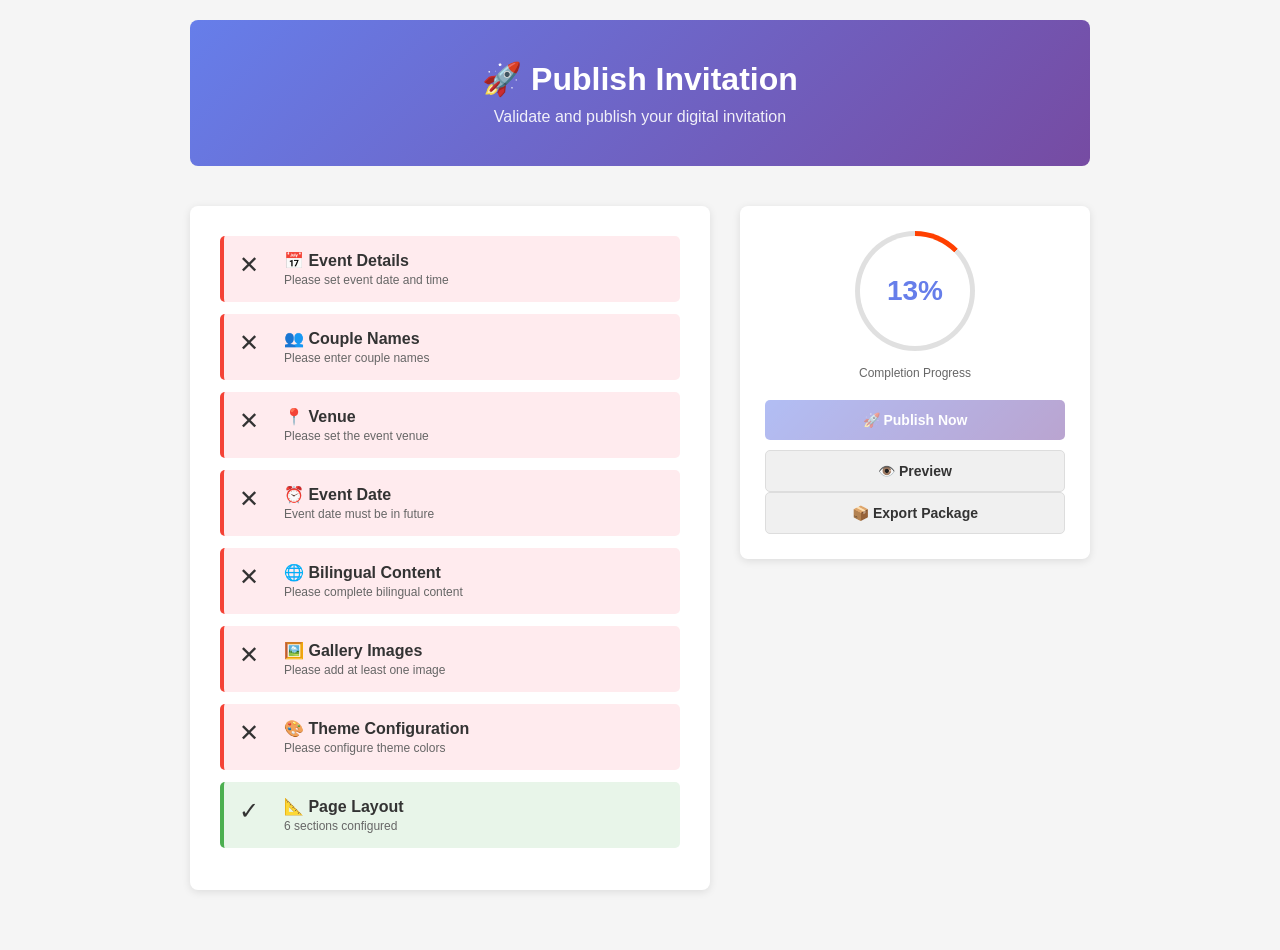
<file: admin/publish.html>
<!DOCTYPE html>
<html lang="en">
<head>
  <meta charset="UTF-8">
  <meta name="viewport" content="width=device-width, initial-scale=1.0">
  <title>Publish Invitation - Phase 3</title>
  <style>
    * {
      margin: 0;
      padding: 0;
      box-sizing: border-box;
    }

    body {
      font-family: 'Poppins', sans-serif;
      background: #f5f5f5;
      color: #333;
      padding: 20px;
    }

    .container {
      max-width: 900px;
      margin: 0 auto;
    }

    .header {
      background: linear-gradient(135deg, #667eea 0%, #764ba2 100%);
      color: white;
      padding: 40px;
      border-radius: 8px;
      margin-bottom: 40px;
      text-align: center;
    }

    .header h1 {
      font-size: 32px;
      margin-bottom: 10px;
    }

    .header p {
      opacity: 0.9;
      font-size: 16px;
    }

    .publish-grid {
      display: grid;
      grid-template-columns: 1fr 350px;
      gap: 30px;
      margin-bottom: 40px;
    }

    .checklist {
      background: white;
      padding: 30px;
      border-radius: 8px;
      box-shadow: 0 2px 8px rgba(0,0,0,0.1);
    }

    .checklist h2 {
      color: #667eea;
      margin-bottom: 20px;
      font-size: 20px;
      border-bottom: 2px solid #667eea;
      padding-bottom: 15px;
    }

    .check-item {
      display: flex;
      align-items: flex-start;
      gap: 15px;
      padding: 15px;
      margin-bottom: 12px;
      border-radius: 5px;
      background: #f9f9f9;
      transition: all 0.3s ease;
    }

    .check-item.passed {
      background: #e8f5e9;
      border-left: 4px solid #4caf50;
    }

    .check-item.failed {
      background: #ffebee;
      border-left: 4px solid #f44336;
    }

    .check-icon {
      font-size: 24px;
      min-width: 30px;
    }

    .check-content {
      flex: 1;
    }

    .check-title {
      font-weight: 600;
      margin-bottom: 3px;
    }

    .check-message {
      font-size: 12px;
      color: #666;
    }

    .sidebar {
      background: white;
      padding: 25px;
      border-radius: 8px;
      box-shadow: 0 2px 8px rgba(0,0,0,0.1);
      height: fit-content;
      position: sticky;
      top: 20px;
    }

    .progress-circle {
      width: 120px;
      height: 120px;
      border-radius: 50%;
      background: conic-gradient(#667eea 0deg, #667eea 0deg, #e0e0e0 0deg);
      display: flex;
      align-items: center;
      justify-content: center;
      margin: 0 auto 15px;
      font-size: 14px;
      font-weight: 600;
      color: #667eea;
    }

    .progress-circle span {
      position: absolute;
      width: 110px;
      height: 110px;
      border-radius: 50%;
      background: white;
      display: flex;
      align-items: center;
      justify-content: center;
      font-size: 28px;
    }

    .progress-label {
      text-align: center;
      font-size: 12px;
      color: #666;
      margin-bottom: 20px;
    }

    .btn {
      width: 100%;
      padding: 12px;
      border: none;
      border-radius: 5px;
      cursor: pointer;
      font-weight: 600;
      transition: all 0.3s ease;
      font-size: 14px;
    }

    .btn-publish {
      background: linear-gradient(135deg, #667eea 0%, #764ba2 100%);
      color: white;
      margin-bottom: 10px;
    }

    .btn-publish:hover:not(:disabled) {
      transform: translateY(-2px);
      box-shadow: 0 4px 12px rgba(102, 126, 234, 0.4);
    }

    .btn-publish:disabled {
      opacity: 0.5;
      cursor: not-allowed;
    }

    .btn-secondary {
      background: #f0f0f0;
      color: #333;
      border: 1px solid #ddd;
    }

    .btn-secondary:hover {
      background: #e0e0e0;
    }

    .status-message {
      padding: 15px;
      border-radius: 5px;
      margin-bottom: 15px;
      font-size: 12px;
      text-align: center;
      display: none;
    }

    .status-message.success {
      background: #e8f5e9;
      color: #2e7d32;
      border: 1px solid #4caf50;
      display: block;
    }

    .status-message.error {
      background: #ffebee;
      color: #c62828;
      border: 1px solid #f44336;
      display: block;
    }

    .report {
      background: white;
      padding: 30px;
      border-radius: 8px;
      box-shadow: 0 2px 8px rgba(0,0,0,0.1);
      display: none;
    }

    .report.show {
      display: block;
    }

    .report h3 {
      color: #667eea;
      margin-bottom: 15px;
      font-size: 18px;
    }

    .report-item {
      padding: 10px 0;
      border-bottom: 1px solid #eee;
      display: flex;
      justify-content: space-between;
      font-size: 13px;
    }

    .report-item:last-child {
      border-bottom: none;
    }

    .report-label {
      font-weight: 600;
      color: #666;
    }

    .report-value {
      color: #333;
    }

    @media (max-width: 768px) {
      .publish-grid {
        grid-template-columns: 1fr;
      }

      .sidebar {
        position: static;
      }

      .header {
        padding: 25px;
      }

      .header h1 {
        font-size: 24px;
      }
    }
  </style>
</head>
<body>
  <div class="container">
    <div class="header">
      <h1>🚀 Publish Invitation</h1>
      <p>Validate and publish your digital invitation</p>
    </div>

    <div class="publish-grid">
      <!-- Checklist -->
      <div class="checklist" id="checklist">
        <!-- Items will be populated by JS -->
      </div>

      <!-- Sidebar -->
      <div class="sidebar">
        <div class="progress-circle" id="progress-circle">
          <span id="progress-text">0%</span>
        </div>
        <div class="progress-label">Completion Progress</div>

        <div class="status-message" id="status-message"></div>

        <button class="btn btn-publish" id="publish-btn" onclick="publishInvitation()" disabled>
          🚀 Publish Now
        </button>
        <button class="btn btn-secondary" onclick="previewInvitation()">
          👁️ Preview
        </button>
        <button class="btn btn-secondary" onclick="exportPackage()">
          📦 Export Package
        </button>
      </div>
    </div>

    <!-- Publish Report -->
    <div class="report" id="report">
      <h3>✓ Publication Report</h3>
      <div class="report-item">
        <span class="report-label">Status</span>
        <span class="report-value" id="report-status">Published</span>
      </div>
      <div class="report-item">
        <span class="report-label">Published At</span>
        <span class="report-value" id="report-time">-</span>
      </div>
      <div class="report-item">
        <span class="report-label">Invitation URL</span>
        <span class="report-value" id="report-url">-</span>
      </div>
      <div class="report-item">
        <span class="report-label">Data Version</span>
        <span class="report-value" id="report-version">-</span>
      </div>
      <button class="btn btn-secondary" style="margin-top: 15px;" onclick="sharePublishedLink()">
        📤 Share Link
      </button>
    </div>
  </div>

  <script src="../js/publish-manager.js"></script>
  <script src="../js/whatsapp-sharing.js"></script>
  <script>
    async function initializePublish() {
      await publishManager.initialize();
      renderChecklist();
      updateProgress();
    }

    function renderChecklist() {
      const checks = publishManager.getChecklist();
      const container = document.getElementById('checklist');

      container.innerHTML = checks.map(check => `
        <div class="check-item ${check.passed ? 'passed' : 'failed'}">
          <div class="check-icon">${check.passed ? '✓' : '✕'}</div>
          <div class="check-content">
            <div class="check-title">${check.title}</div>
            <div class="check-message">${check.message}</div>
          </div>
        </div>
      `).join('');

      updatePublishButton();
    }

    function updateProgress() {
      const progress = publishManager.getProgress();
      const circle = document.getElementById('progress-circle');
      const text = document.getElementById('progress-text');

      const percentage = progress.percentage;
      const hue = (percentage / 100) * 120; // Green when 100%

      circle.style.background = `conic-gradient(hsl(${hue}, 100%, 50%) 0deg, hsl(${hue}, 100%, 50%) ${percentage * 3.6}deg, #e0e0e0 ${percentage * 3.6}deg)`;
      text.textContent = Math.round(percentage) + '%';
    }

    function updatePublishButton() {
      const validation = publishManager.validateAll();
      const btn = document.getElementById('publish-btn');
      btn.disabled = !validation.valid;
    }

    async function publishInvitation() {
      const validation = publishManager.validateAll();

      if (!validation.valid) {
        showMessage('Please complete all requirements', 'error');
        return;
      }

      const publish = publishManager.publish();

      if (publish.success) {
        showMessage('Invitation published successfully!', 'success');
        showPublishReport(publish.data);
        document.getElementById('report').classList.add('show');
      } else {
        showMessage('Error publishing: ' + publish.error, 'error');
      }
    }

    function showMessage(message, type) {
      const el = document.getElementById('status-message');
      el.textContent = message;
      el.className = 'status-message ' + type;

      setTimeout(() => {
        el.className = 'status-message';
      }, 5000);
    }

    function showPublishReport(data) {
      document.getElementById('report-status').textContent = 'Published ✓';
      document.getElementById('report-time').textContent = new Date(data.timestamp).toLocaleString();
      document.getElementById('report-url').textContent = data.url;
      document.getElementById('report-version').textContent = data.version;
    }

    function previewInvitation() {
      window.open('../invitation.html', '_blank');
    }

    function exportPackage() {
      const pkg = publishManager.exportPackage();
      const dataStr = JSON.stringify(pkg, null, 2);
      const dataBlob = new Blob([dataStr], { type: 'application/json' });
      const url = URL.createObjectURL(dataBlob);
      const link = document.createElement('a');
      link.href = url;
      link.download = 'invitation-package.json';
      link.click();
    }

    function sharePublishedLink() {
      const data = publishManager.getPublishData();
      const message = `Check out my invitation: ${data.url}`;
      const link = whatsAppSharing.generateShareLink(message);
      window.open(link, '_blank');
    }

    document.addEventListener('DOMContentLoaded', initializePublish);
  </script>
</body>
</html>
</file>
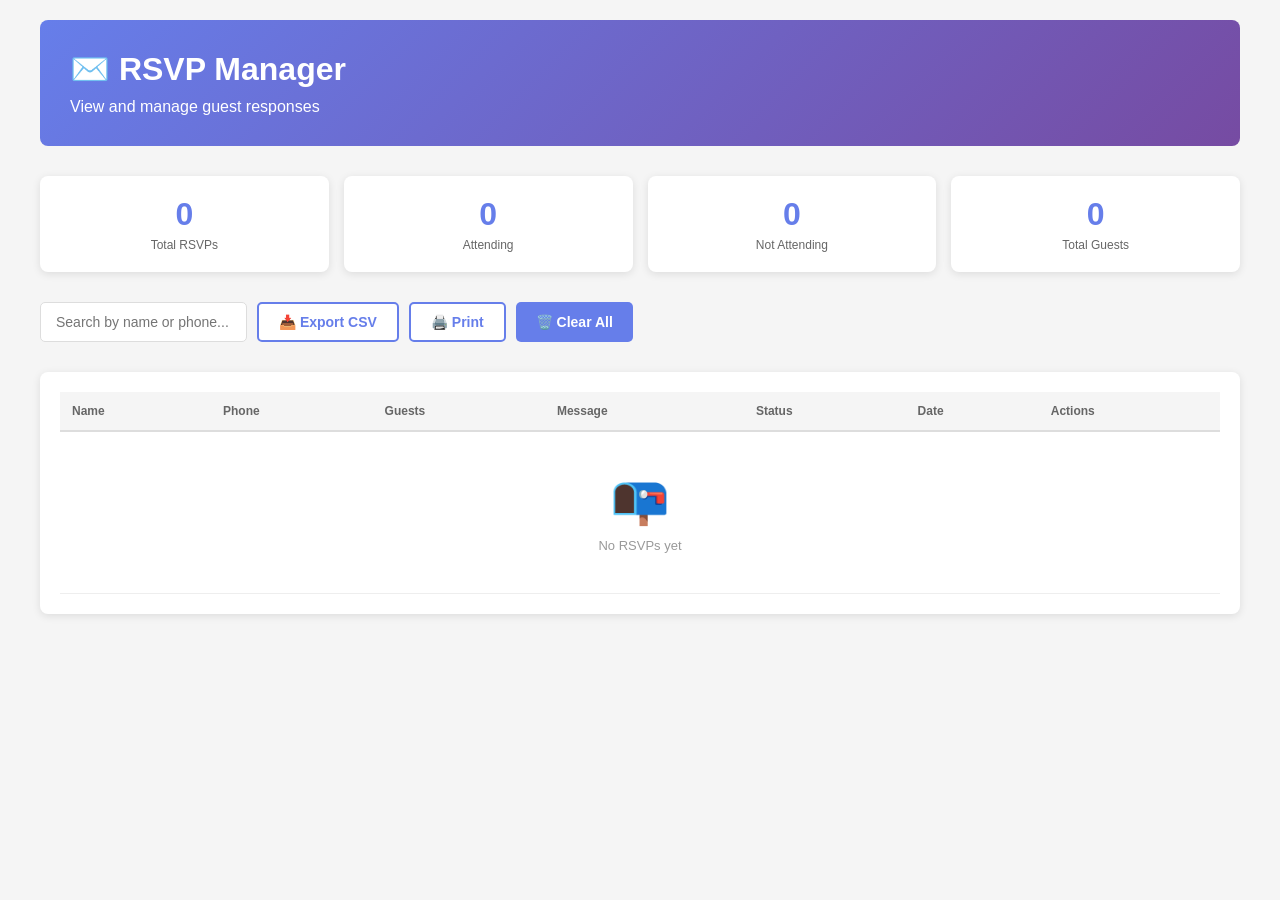
<file: admin/rsvp.html>
<!DOCTYPE html>
<html lang="en">
<head>
  <meta charset="UTF-8">
  <meta name="viewport" content="width=device-width, initial-scale=1.0">
  <title>RSVP Manager - Phase 3</title>
  <style>
    * {
      margin: 0;
      padding: 0;
      box-sizing: border-box;
    }

    body {
      font-family: 'Poppins', sans-serif;
      background: #f5f5f5;
      color: #333;
      padding: 20px;
    }

    .container {
      max-width: 1200px;
      margin: 0 auto;
    }

    .header {
      background: linear-gradient(135deg, #667eea 0%, #764ba2 100%);
      color: white;
      padding: 30px;
      border-radius: 8px;
      margin-bottom: 30px;
    }

    .header h1 {
      font-size: 32px;
      margin-bottom: 10px;
    }

    .stats-grid {
      display: grid;
      grid-template-columns: repeat(auto-fit, minmax(150px, 1fr));
      gap: 15px;
      margin-bottom: 30px;
    }

    .stat-card {
      background: white;
      padding: 20px;
      border-radius: 8px;
      text-align: center;
      box-shadow: 0 2px 8px rgba(0,0,0,0.1);
    }

    .stat-number {
      font-size: 32px;
      font-weight: 700;
      color: #667eea;
      margin-bottom: 5px;
    }

    .stat-label {
      font-size: 12px;
      color: #666;
    }

    .controls {
      display: flex;
      gap: 10px;
      margin-bottom: 30px;
      flex-wrap: wrap;
    }

    .btn {
      padding: 10px 20px;
      border: none;
      border-radius: 5px;
      cursor: pointer;
      font-size: 14px;
      font-weight: 600;
      transition: all 0.3s ease;
    }

    .btn-primary {
      background: #667eea;
      color: white;
    }

    .btn-primary:hover {
      background: #5568d3;
    }

    .btn-secondary {
      background: white;
      color: #667eea;
      border: 2px solid #667eea;
    }

    .btn-secondary:hover {
      background: #f0f0f0;
    }

    .search-bar {
      display: flex;
      gap: 10px;
    }

    .search-bar input {
      flex: 1;
      padding: 10px 15px;
      border: 1px solid #ddd;
      border-radius: 5px;
      font-size: 14px;
    }

    .table-section {
      background: white;
      padding: 20px;
      border-radius: 8px;
      box-shadow: 0 2px 8px rgba(0,0,0,0.1);
      overflow-x: auto;
    }

    table {
      width: 100%;
      border-collapse: collapse;
    }

    th {
      background: #f5f5f5;
      padding: 12px;
      text-align: left;
      font-weight: 600;
      font-size: 12px;
      color: #666;
      border-bottom: 2px solid #ddd;
    }

    td {
      padding: 12px;
      border-bottom: 1px solid #eee;
      font-size: 13px;
    }

    tr:hover {
      background: #f9f9f9;
    }

    .status-badge {
      display: inline-block;
      padding: 4px 12px;
      border-radius: 20px;
      font-size: 11px;
      font-weight: 600;
    }

    .status-attending {
      background: #c8e6c9;
      color: #2e7d32;
    }

    .status-not-attending {
      background: #ffccbc;
      color: #d84315;
    }

    .status-maybe {
      background: #ffe0b2;
      color: #e65100;
    }

    .action-btn {
      padding: 6px 12px;
      margin: 0 2px;
      border: none;
      background: #667eea;
      color: white;
      border-radius: 3px;
      cursor: pointer;
      font-size: 11px;
      transition: all 0.3s ease;
    }

    .action-btn:hover {
      background: #5568d3;
    }

    .action-btn.delete {
      background: #f44336;
    }

    .action-btn.delete:hover {
      background: #da190b;
    }

    .empty-state {
      text-align: center;
      padding: 40px 20px;
      color: #999;
    }

    .empty-state-icon {
      font-size: 48px;
      margin-bottom: 10px;
    }

    .modal {
      display: none;
      position: fixed;
      top: 0;
      left: 0;
      width: 100%;
      height: 100%;
      background: rgba(0,0,0,0.5);
      z-index: 1000;
      align-items: center;
      justify-content: center;
    }

    .modal.active {
      display: flex;
    }

    .modal-content {
      background: white;
      padding: 30px;
      border-radius: 8px;
      max-width: 500px;
      width: 90%;
      max-height: 90vh;
      overflow-y: auto;
    }

    .modal-header {
      font-size: 20px;
      color: #667eea;
      margin-bottom: 20px;
      display: flex;
      justify-content: space-between;
      align-items: center;
    }

    .modal-close {
      background: none;
      border: none;
      font-size: 24px;
      cursor: pointer;
      color: #666;
    }

    .form-group {
      margin-bottom: 15px;
    }

    .form-group label {
      display: block;
      margin-bottom: 5px;
      font-weight: 500;
      font-size: 12px;
    }

    .form-group input,
    .form-group textarea,
    .form-group select {
      width: 100%;
      padding: 10px;
      border: 1px solid #ddd;
      border-radius: 5px;
      font-size: 14px;
    }

    @media (max-width: 768px) {
      .stats-grid {
        grid-template-columns: repeat(2, 1fr);
      }

      table {
        font-size: 12px;
      }

      th, td {
        padding: 8px;
      }
    }
  </style>
</head>
<body>
  <div class="container">
    <div class="header">
      <h1>✉️ RSVP Manager</h1>
      <p>View and manage guest responses</p>
    </div>

    <div class="stats-grid">
      <div class="stat-card">
        <div class="stat-number" id="total-rsvp">0</div>
        <div class="stat-label">Total RSVPs</div>
      </div>
      <div class="stat-card">
        <div class="stat-number" id="attending-count">0</div>
        <div class="stat-label">Attending</div>
      </div>
      <div class="stat-card">
        <div class="stat-number" id="not-attending-count">0</div>
        <div class="stat-label">Not Attending</div>
      </div>
      <div class="stat-card">
        <div class="stat-number" id="total-guests">0</div>
        <div class="stat-label">Total Guests</div>
      </div>
    </div>

    <div class="controls">
      <div class="search-bar">
        <input type="text" id="search-input" placeholder="Search by name or phone..." onkeyup="filterRSVPs()">
      </div>
      <button class="btn btn-secondary" onclick="exportCSV()">📥 Export CSV</button>
      <button class="btn btn-secondary" onclick="printRSVPs()">🖨️ Print</button>
      <button class="btn btn-primary" onclick="clearAllRSVPs()">🗑️ Clear All</button>
    </div>

    <div class="table-section">
      <table id="rsvp-table">
        <thead>
          <tr>
            <th>Name</th>
            <th>Phone</th>
            <th>Guests</th>
            <th>Message</th>
            <th>Status</th>
            <th>Date</th>
            <th>Actions</th>
          </tr>
        </thead>
        <tbody id="rsvp-body">
          <tr>
            <td colspan="7" class="empty-state">
              <div class="empty-state-icon">📭</div>
              <p>No RSVPs yet</p>
            </td>
          </tr>
        </tbody>
      </table>
    </div>
  </div>

  <!-- RSVP Details Modal -->
  <div id="rsvp-modal" class="modal">
    <div class="modal-content">
      <div class="modal-header">
        <h2>RSVP Details</h2>
        <button class="modal-close" onclick="closeRSVPModal()">&times;</button>
      </div>
      <div id="rsvp-details"></div>
    </div>
  </div>

  <script src="../js/rsvp-manager.js"></script>
  <script>
    async function initializeRSVP() {
      await rsvpManager.initialize();
      renderRSVPs();
      updateStats();
    }

    function renderRSVPs() {
      const rsvps = rsvpManager.getAllRSVPs();
      const tbody = document.getElementById('rsvp-body');

      if (rsvps.length === 0) {
        tbody.innerHTML = '<tr><td colspan="7" class="empty-state"><div class="empty-state-icon">📭</div><p>No RSVPs yet</p></td></tr>';
        return;
      }

      tbody.innerHTML = rsvps.map((rsvp, index) => `
        <tr>
          <td>${rsvp.name}</td>
          <td>${rsvp.phone}</td>
          <td>${rsvp.guests}</td>
          <td>${rsvp.message || '-'}</td>
          <td>
            <span class="status-badge status-${rsvp.attending ? 'attending' : 'not-attending'}">
              ${rsvp.attending ? '✓ Attending' : '✕ Not Attending'}
            </span>
          </td>
          <td>${new Date(rsvp.timestamp).toLocaleDateString()}</td>
          <td>
            <button class="action-btn" onclick="viewRSVP(${index})">View</button>
            <button class="action-btn delete" onclick="deleteRSVP(${index})">Delete</button>
          </td>
        </tr>
      `).join('');
    }

    function viewRSVP(index) {
      const rsvp = rsvpManager.getRSVP(index);
      const details = `
        <div class="form-group">
          <label>Name</label>
          <input type="text" value="${rsvp.name}" disabled>
        </div>
        <div class="form-group">
          <label>Phone</label>
          <input type="text" value="${rsvp.phone}" disabled>
        </div>
        <div class="form-group">
          <label>Number of Guests</label>
          <input type="text" value="${rsvp.guests}" disabled>
        </div>
        <div class="form-group">
          <label>Status</label>
          <input type="text" value="${rsvp.attending ? 'Attending' : 'Not Attending'}" disabled>
        </div>
        <div class="form-group">
          <label>Message</label>
          <textarea disabled>${rsvp.message || 'No message'}</textarea>
        </div>
        <div class="form-group">
          <label>Submitted</label>
          <input type="text" value="${new Date(rsvp.timestamp).toLocaleString()}" disabled>
        </div>
      `;
      document.getElementById('rsvp-details').innerHTML = details;
      document.getElementById('rsvp-modal').classList.add('active');
    }

    function closeRSVPModal() {
      document.getElementById('rsvp-modal').classList.remove('active');
    }

    function deleteRSVP(index) {
      if (confirm('Delete this RSVP?')) {
        rsvpManager.deleteRSVP(index);
        renderRSVPs();
        updateStats();
      }
    }

    function filterRSVPs() {
      const search = document.getElementById('search-input').value.toLowerCase();
      const rows = document.querySelectorAll('#rsvp-body tr');

      rows.forEach(row => {
        const text = row.innerText.toLowerCase();
        row.style.display = text.includes(search) ? '' : 'none';
      });
    }

    function updateStats() {
      const rsvps = rsvpManager.getAllRSVPs();
      const stats = rsvpManager.getStats();

      document.getElementById('total-rsvp').textContent = stats.total;
      document.getElementById('attending-count').textContent = stats.attending;
      document.getElementById('not-attending-count').textContent = stats.notAttending;
      document.getElementById('total-guests').textContent = stats.totalGuests;
    }

    function exportCSV() {
      const csv = rsvpManager.exportCSV();
      const blob = new Blob([csv], { type: 'text/csv' });
      const url = window.URL.createObjectURL(blob);
      const a = document.createElement('a');
      a.href = url;
      a.download = 'rsvp-responses.csv';
      a.click();
    }

    function printRSVPs() {
      window.print();
    }

    function clearAllRSVPs() {
      if (confirm('Delete all RSVPs? This cannot be undone.')) {
        rsvpManager.clearAll();
        renderRSVPs();
        updateStats();
      }
    }

    document.addEventListener('DOMContentLoaded', initializeRSVP);
  </script>
</body>
</html>
</file>
